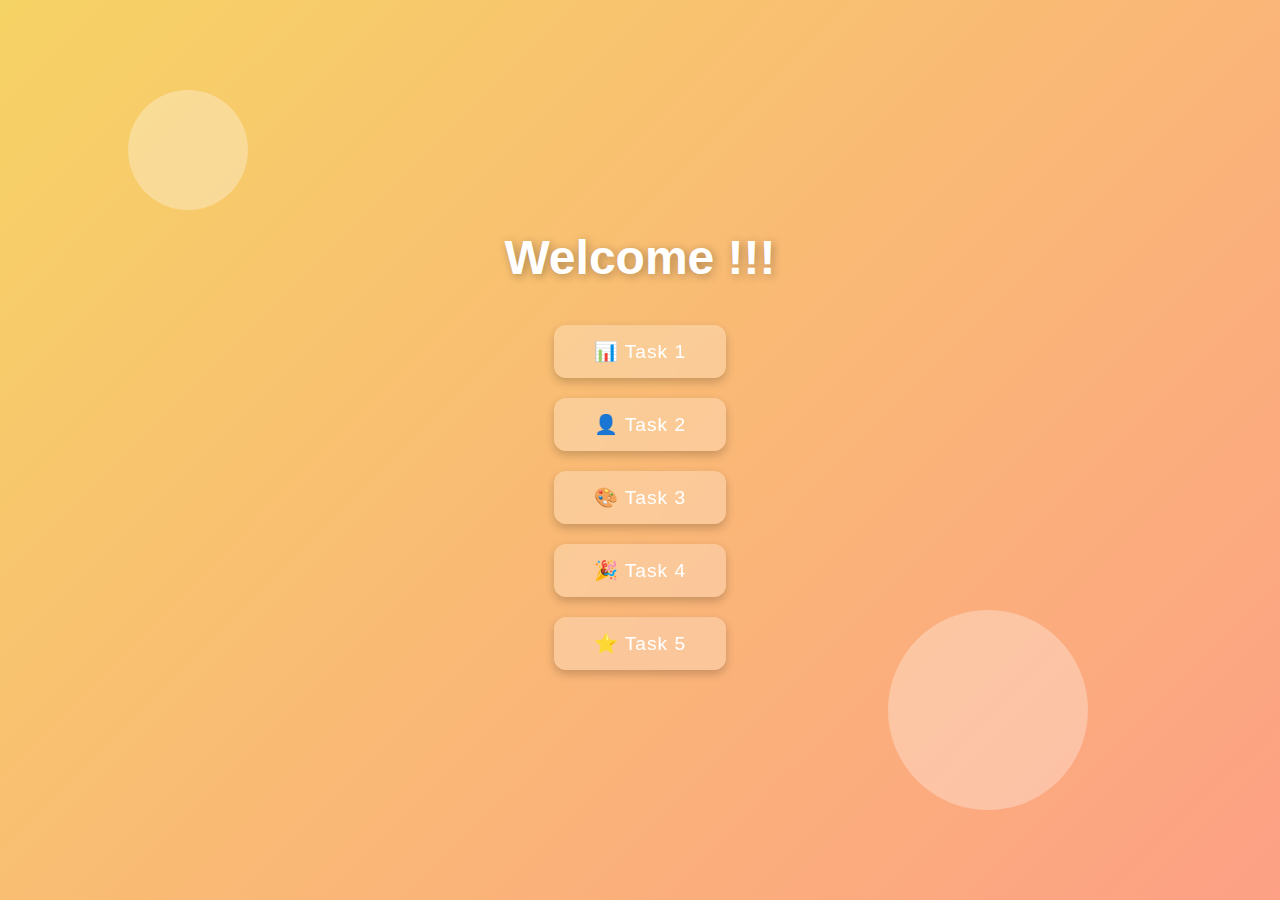
<file: index.html>
<!DOCTYPE html>
<html lang="en">
<head>
    <meta charset="UTF-8">
    <meta name="viewport" content="width=device-width, initial-scale=1.0">
    <title>My Welcome Page</title>
    <style>
        /* Reset & Base Styles */
        * {
            margin: 0;
            padding: 0;
            box-sizing: border-box;
            font-family: 'Poppins', sans-serif;
        }

        body {
            background: linear-gradient(135deg, #f6d365, #fda085);
            color: #333;
            height: 100vh;
            display: flex;
            flex-direction: column;
            justify-content: center;
            align-items: center;
            overflow: hidden;
        }

        h1 {
            font-size: 3rem;
            color: #fff;
            text-shadow: 2px 2px 10px rgba(0,0,0,0.3);
            animation: slideDown 1.2s ease-in-out;
        }

        @keyframes slideDown {
            from { opacity: 0; transform: translateY(-40px); }
            to { opacity: 1; transform: translateY(0); }
        }

        ul {
            list-style-type: none;
            margin-top: 40px;
            display: flex;
            flex-direction: column;
            gap: 20px;
        }

        li {
            background: rgba(255, 255, 255, 0.25);
            backdrop-filter: blur(10px);
            border-radius: 12px;
            box-shadow: 0 4px 10px rgba(0,0,0,0.2);
            transition: transform 0.3s ease, background 0.3s ease;
        }

        li:hover {
            transform: translateY(-5px);
            background: rgba(255, 255, 255, 0.35);
        }

        a {
            display: block;
            padding: 15px 40px;
            font-size: 1.2rem;
            color: #fff;
            text-decoration: none;
            letter-spacing: 1px;
            font-weight: 500;
            transition: color 0.3s ease;
        }

        a:hover {
            color: #222;
        }

        /* Floating Animation Background Circles */
        .circle {
            position: absolute;
            border-radius: 50%;
            opacity: 0.3;
            animation: float 10s infinite ease-in-out;
        }

        @keyframes float {
            0% { transform: translateY(0px); }
            50% { transform: translateY(-40px); }
            100% { transform: translateY(0px); }
        }

        /* Responsive Design */
        @media (max-width: 600px) {
            h1 {
                font-size: 2.2rem;
                text-align: center;
            }

            a {
                font-size: 1rem;
                padding: 12px 25px;
            }
        }
    </style>
</head>
<body>

    <div class="circle" style="width:120px; height:120px; top:10%; left:10%; background:#fff;"></div>
    <div class="circle" style="width:200px; height:200px; bottom:10%; right:15%; background:#fff;"></div>

    <h1 id="welcomeText">Welcome !!!</h1>

    <ul>
        <li><a target="_blank" href="Task1.html">📊 Task 1</a></li>
        <li><a target="_blank" href="Task2.html">👤 Task 2</a></li>
        <li><a target="_blank" href="Task3.html">🎨 Task 3</a></li>
        <li><a target="_blank" href="Task4.html">🎉 Task 4</a></li>
        <li><a target="_blank" href="Task5.html">⭐ Task 5</a></li>

    </ul>

    <script>
        // Small JavaScript Animation: Dynamic Welcome Text
        const welcomeText = document.getElementById("welcomeText");
        const messages = ["Welcome !!!", "Explore Your Tasks 🚀", "Have a Great Day 😄"];
        let index = 0;

        setInterval(() => {
            index = (index + 1) % messages.length;
            welcomeText.style.opacity = 0;
            setTimeout(() => {
                welcomeText.textContent = messages[index];
                welcomeText.style.opacity = 1;
            }, 500);
        }, 3000);
    </script>

</body>
</html>
</file>
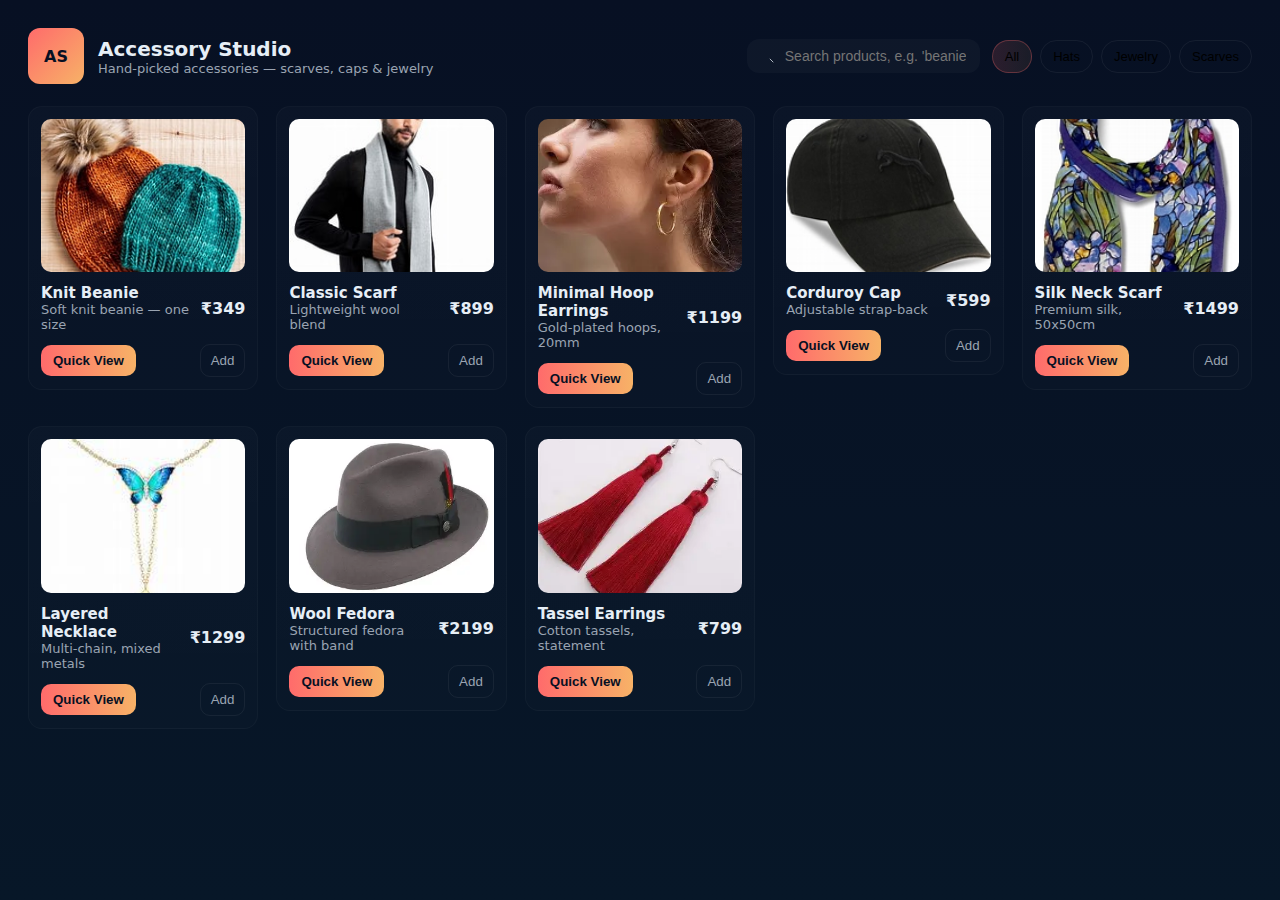
<file: Task2.html>
<!doctype html>
<html lang="en">
<head>
  <meta charset="utf-8" />
  <meta name="viewport" content="width=device-width, initial-scale=1" />
  <title>Accessory Studio — Product Gallery</title>
  <style>
    :root{
      --bg:#0f1724;
      --card:#0b1220;
      --muted:#9aa4b2;
      --accent:#ff6b6b;
      --surface:#0b1220;
      --glass: rgba(255,255,255,0.03);
      --radius:14px;
      --gap:18px;
      font-family: Inter, ui-sans-serif, system-ui, -apple-system, "Segoe UI", Roboto, "Helvetica Neue", Arial;
    }
    *{box-sizing:border-box}
    html,body{height:100%;}
    body{
      margin:0;
      background: linear-gradient(180deg,#071023 0%, #071728 100%);
      color:#e6eef6;
      -webkit-font-smoothing:antialiased;
      -moz-osx-font-smoothing:grayscale;
      padding:28px;
    }

    header{
      display:flex;
      align-items:center;
      justify-content:space-between;
      gap:16px;
      margin-bottom:22px;
    }
    .brand{
      display:flex;align-items:center;gap:14px;
    }
    .logo{width:56px;height:56px;border-radius:12px;background:linear-gradient(135deg,var(--accent),#f7b267);display:flex;align-items:center;justify-content:center;font-weight:700;color:#071023}
    h1{font-size:20px;margin:0}
    p.lead{margin:0;color:var(--muted);font-size:13px}

    /* toolbar */
    .toolbar{
      display:flex;gap:12px;align-items:center;flex-wrap:wrap;
    }
    .search{
      display:flex;align-items:center;background:var(--glass);padding:8px 12px;border-radius:12px;min-width:220px;gap:8px;
    }
    .search input{background:transparent;border:0;outline:0;color:inherit;font-size:14px}
    .filters{display:flex;gap:8px;align-items:center}
    .chip{background:transparent;border:1px solid rgba(255,255,255,0.06);padding:8px 12px;border-radius:999px;cursor:pointer;font-size:13px}
    .chip.active{background:linear-gradient(90deg,rgba(255,107,107,0.15),rgba(247,178,103,0.08));border-color:rgba(255,107,107,0.3)}

    /* gallery grid */
    .gallery{
      display:grid;
      grid-template-columns: repeat(auto-fit, minmax(220px, 1fr));
      gap:var(--gap);
      align-items:start;
    }

    .card{
      background: linear-gradient(180deg, rgba(255,255,255,0.02), rgba(255,255,255,0.01));
      border-radius: var(--radius);
      padding:12px;
      display:flex;flex-direction:column;gap:12px;min-height:260px;
      transition:transform .18s ease, box-shadow .18s ease;
      border:1px solid rgba(255,255,255,0.03);
    }
    .card:hover{transform:translateY(-6px);box-shadow:0 10px 30px rgba(2,6,23,0.6)}

    .media{display:block;border-radius:10px;overflow:hidden;position:relative;aspect-ratio:4/3;background:linear-gradient(135deg,#102a43,#0b2b3b);}
    .media img{width:100%;height:100%;object-fit:cover;display:block}

    .meta{display:flex;flex-direction:column;gap:6px}
    .title-row{display:flex;align-items:center;justify-content:space-between;gap:10px}
    .title{font-weight:600;font-size:15px}
    .price{font-weight:700}
    .desc{color:var(--muted);font-size:13px}

    .card-footer{margin-top:auto;display:flex;align-items:center;justify-content:space-between;gap:8px}
    .btn{padding:8px 12px;border-radius:10px;border:0;cursor:pointer;background:linear-gradient(90deg,var(--accent),#f7b267);color:#071023;font-weight:600}
    .ghost{background:transparent;border:1px solid rgba(255,255,255,0.06);color:var(--muted);padding:8px 10px;border-radius:10px}

    /* empty state */
    .empty{padding:40px;border-radius:14px;text-align:center;color:var(--muted);grid-column:1/-1;background:rgba(255,255,255,0.02)}

    /* responsive tweaks */
    @media (max-width:720px){
      body{padding:18px}
      header{flex-direction:column;align-items:flex-start;gap:12px}
      .search{min-width:100%}
    }

    /* accessibility focus */
    .chip:focus, .btn:focus, .ghost:focus, .card:focus{outline:2px solid rgba(255,107,107,0.18);outline-offset:2px}

    /* quick view modal */
    .modal{position:fixed;inset:0;display:none;align-items:center;justify-content:center;background:linear-gradient(180deg, rgba(1,6,12,0.6), rgba(1,6,12,0.85));z-index:60;padding:24px}
    .modal.open{display:flex}
    .modal-card{background:linear-gradient(180deg,#071022,#081226);border-radius:14px;padding:18px;max-width:900px;width:100%;display:grid;grid-template-columns:1fr 1fr;gap:14px}
    .modal .media{aspect-ratio:4/3}
    .modal h2{margin:0}
    .close{background:transparent;border:0;color:var(--muted);font-size:18px;padding:8px}

    @media (max-width:860px){.modal-card{grid-template-columns:1fr}}
  </style>
</head>
<body>
  <header>
    <div class="brand">
      <div class="logo">AS</div>
      <div>
        <h1>Accessory Studio</h1>
        <p class="lead">Hand-picked accessories — scarves, caps & jewelry</p>
      </div>
    </div>

    <div class="toolbar" role="region" aria-label="Gallery controls">
      <div class="search">
        <svg width="16" height="16" viewBox="0 0 24 24" fill="none" aria-hidden><path d="M21 21l-4.35-4.35" stroke="currentColor" stroke-width="1.5" stroke-linecap="round" stroke-linejoin="round" opacity="0.75"/></svg>
        <input id="q" placeholder="Search products, e.g. 'beanie'" aria-label="Search products" />
      </div>
      <div class="filters" role="tablist" aria-label="Filter categories">
        <button class="chip active" data-cat="all">All</button>
        <button class="chip" data-cat="hats">Hats</button>
        <button class="chip" data-cat="jewelry">Jewelry</button>
        <button class="chip" data-cat="scarves">Scarves</button>
      </div>
    </div>
  </header>

  <main>
    <section class="gallery" id="gallery" aria-live="polite">
      <!-- cards will be injected by JS -->
    </section>
  </main>

  <!-- empty / no results -->
  <template id="empty-tpl">
    <div class="empty">No items match your search. Try clearing filters or searching a different term.</div>
  </template>

  <!-- card template -->
  <template id="card-tpl">
    <article class="card" tabindex="0">
      <div class="media" aria-hidden>
        <img loading="lazy" alt="Product image" />
      </div>
      <div class="meta">
        <div class="title-row">
          <div>
            <div class="title"></div>
            <div class="desc"></div>
          </div>
          <div class="price"></div>
        </div>
      </div>
      <div class="card-footer">
        <button class="btn" data-action="quick">Quick View</button>
        <button class="ghost" aria-label="Add to cart">Add</button>
      </div>
    </article>
  </template>

  <!-- modal quick view -->
  <div id="modal" class="modal" role="dialog" aria-modal="true" aria-hidden="true">
    <div class="modal-card">
      <div class="media"><img alt="Quick view image"/></div>
      <div>
        <div style="display:flex;justify-content:space-between;align-items:center;gap:8px">
          <h2 id="m-title"></h2>
          <button class="close" data-action="close" aria-label="Close">✕</button>
        </div>
        <p id="m-desc" style="color:var(--muted)"></p>
        <p id="m-price" style="font-weight:700;font-size:18px;margin-top:12px"></p>
        <div style="margin-top:16px;display:flex;gap:10px">
          <button class="btn">Buy now</button>
          <button class="ghost" data-action="close">Close</button>
        </div>
      </div>
    </div>
  </div>

  <script>
    // Sample dataset — replace with real products when ready
const PRODUCTS = [
  {
    id: 1,
    title: 'Knit Beanie',
    cat: 'hats',
    desc: 'Soft knit beanie — one size',
    price: '₹349',
    img: 'images/beanie.jpg'
  },
  {
    id: 2,
    title: 'Classic Scarf',
    cat: 'scarves',
    desc: 'Lightweight wool blend',
    price: '₹899',
    img: 'images/scarf.jpg'
  },
  {
    id: 3,
    title: 'Minimal Hoop Earrings',
    cat: 'jewelry',
    desc: 'Gold-plated hoops, 20mm',
    price: '₹1199',
    img: 'images/earrings.jpg'
  },
  {
    id: 4,
    title: 'Corduroy Cap',
    cat: 'hats',
    desc: 'Adjustable strap-back',
    price: '₹599',
    img: 'images/cap.jpg'
  },
  {
    id: 5,
    title: 'Silk Neck Scarf',
    cat: 'scarves',
    desc: 'Premium silk, 50x50cm',
    price: '₹1499',
    img: 'images/silk.jpg'
  },
  {
    id: 6,
    title: 'Layered Necklace',
    cat: 'jewelry',
    desc: 'Multi-chain, mixed metals',
    price: '₹1299',
    img: 'images/necklace.jpg'
  },
  {
    id: 7,
    title: 'Wool Fedora',
    cat: 'hats',
    desc: 'Structured fedora with band',
    price: '₹2199',
    img: 'images/fedora.jpg'
  },
  {
    id: 8,
    title: 'Tassel Earrings',
    cat: 'jewelry',
    desc: 'Cotton tassels, statement',
    price: '₹799',
    img: 'images/tassel.jpg'
  }
];




    const gallery = document.getElementById('gallery');
    const cardTpl = document.getElementById('card-tpl');
    const emptyTpl = document.getElementById('empty-tpl');

    function renderList(list){
      gallery.innerHTML='';
      if(list.length===0){
        gallery.appendChild(emptyTpl.content.cloneNode(true));
        return;
      }
      const frag = document.createDocumentFragment();
      list.forEach(p=>{
        const el = cardTpl.content.cloneNode(true);
        const article = el.querySelector('.card');
        el.querySelector('img').src = p.img;
        el.querySelector('img').alt = p.title + ' photo';
        el.querySelector('.title').textContent = p.title;
        el.querySelector('.desc').textContent = p.desc;
        el.querySelector('.price').textContent = p.price;
        el.querySelector('[data-action="quick"]').addEventListener('click', ()=>openModal(p));
        // keyboard accessibility: Enter on card opens quick view
        article.addEventListener('keydown', (e)=>{ if(e.key==='Enter'){ openModal(p);} });
        frag.appendChild(el);
      });
      gallery.appendChild(frag);
    }

    // filtering
    const chips = Array.from(document.querySelectorAll('.chip'));
    const qInput = document.getElementById('q');
    let activeCat = 'all';

    chips.forEach(c=>c.addEventListener('click', ()=>{
      chips.forEach(x=>x.classList.remove('active'));
      c.classList.add('active');
      activeCat = c.dataset.cat;
      applyFilters();
    }));

    qInput.addEventListener('input', debounce(applyFilters, 180));

    function applyFilters(){
      const q = qInput.value.trim().toLowerCase();
      let out = PRODUCTS.filter(p=> (activeCat==='all' || p.cat===activeCat));
      if(q){ out = out.filter(p=> (p.title + ' ' + p.desc + ' ' + p.cat).toLowerCase().includes(q)); }
      renderList(out);
    }

    // modal
    const modal = document.getElementById('modal');
    const mTitle = document.getElementById('m-title');
    const mDesc = document.getElementById('m-desc');
    const mPrice = document.getElementById('m-price');
    const mImg = modal.querySelector('img');

    function openModal(p){
      mTitle.textContent = p.title;
      mDesc.textContent = p.desc;
      mPrice.textContent = p.price;
      mImg.src = p.img;
      modal.classList.add('open');
      modal.setAttribute('aria-hidden','false');
    }
    function closeModal(){
      modal.classList.remove('open');
      modal.setAttribute('aria-hidden','true');
    }
    modal.addEventListener('click',(e)=>{ if(e.target===modal) closeModal(); });
    modal.querySelectorAll('[data-action="close"]').forEach(b=>b.addEventListener('click',closeModal));
    document.addEventListener('keydown', (e)=>{ if(e.key==='Escape') closeModal(); });

    // helpers
    function debounce(fn,ms){let t;return(...a)=>{clearTimeout(t);t=setTimeout(()=>fn(...a),ms);}} 

    function makePlaceholder(a,b,text){
      // SVG data URL placeholder with two-tone gradient and label
      const svg = encodeURIComponent(`
        <svg xmlns='http://www.w3.org/2000/svg' width='1200' height='900'>
          <defs>
            <linearGradient id='g' x1='0' x2='1' y1='0' y2='1'>
              <stop offset='0' stop-color='${a}' />
              <stop offset='1' stop-color='${b}' />
            </linearGradient>
          </defs>
          <rect width='100%' height='100%' fill='url(#g)' rx='24'/>
          <g font-family='sans-serif' fill='rgba(255,255,255,0.9)'>
            <text x='50%' y='50%' text-anchor='middle' dy='-6' font-size='56' font-weight='700'>${text}</text>
            <text x='50%' y='60%' text-anchor='middle' font-size='20' opacity='0.9'>Accessory Studio</text>
          </g>
        </svg>
      `);
      return `data:image/svg+xml;utf8,${svg}`;
    }

    // initial render
    applyFilters();
  </script>
</body>
</html>
</file>
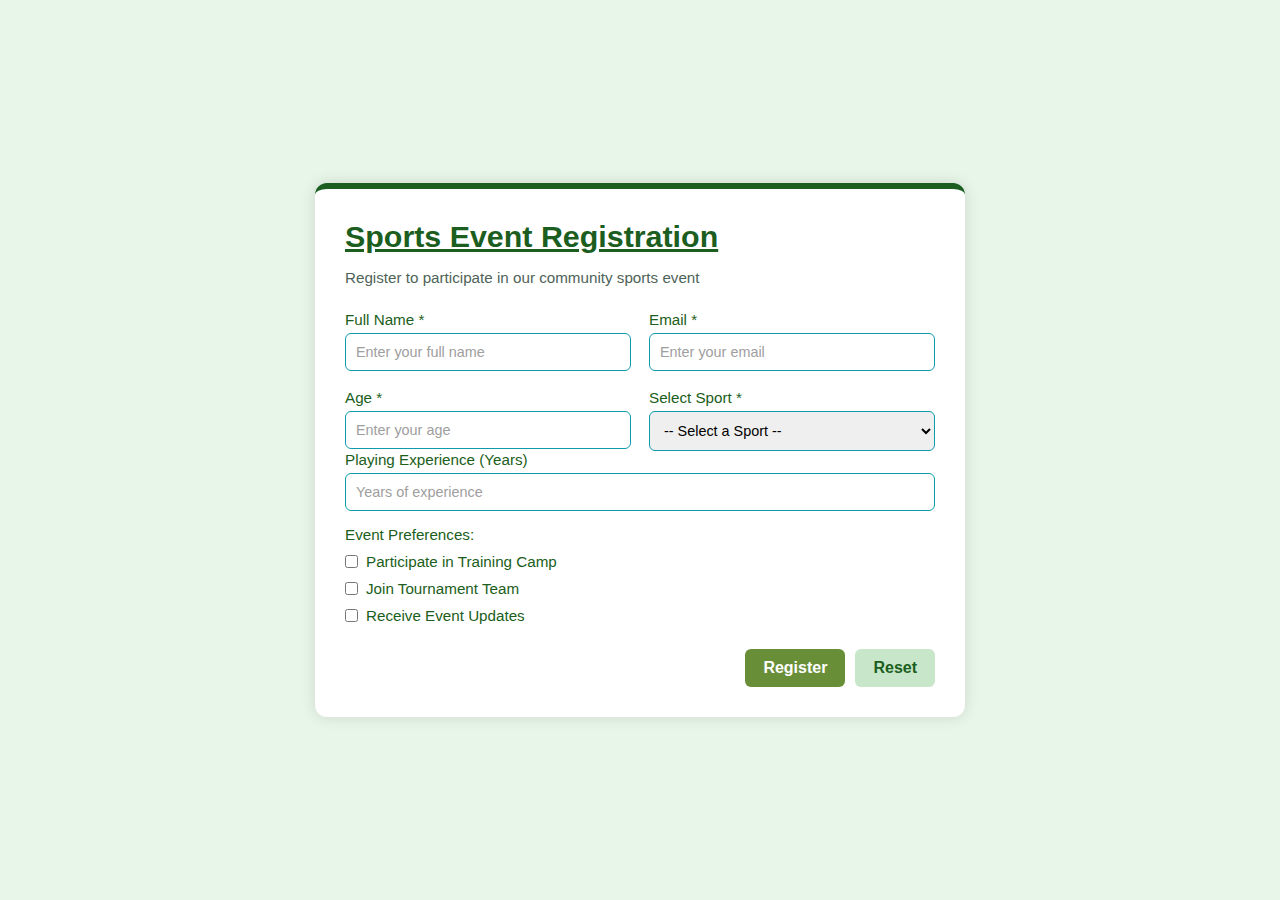
<file: Task3.html>
<!DOCTYPE html>
<html lang="en">
<head>
  <meta charset="UTF-8" />
  <meta name="viewport" content="width=device-width, initial-scale=1.0" />
  <title>Sports Event Registration</title>
</head>
<style>

* {
  margin: 0;
  padding: 0;
  box-sizing: border-box;
  font-family: "Poppins", sans-serif;
}

body {
  background: #e8f5e9;
  display: flex;
  justify-content: center;
  align-items: center;
  min-height: 100vh;
  padding: 20px;
}

.form-container {
  background: #fff;
  width: min(650px, 95%);
  padding: 30px;
  border-radius: 12px;
  box-shadow: 0 0 15px rgba(0,0,0,0.12);
  border-top: 6px solid #1b5e20;
  position: relative;
}

.form-container h1 {
  font-size: 1.9rem;
  color: #1b5e20;
  margin-bottom: 10px;
  position: relative;
  padding-bottom: 5px;
}

.subtitle {
  color: #4e6358;
  font-size: 0.95rem;
  margin-bottom: 25px;
}

.form-grid {
  display: grid;
  gap: 18px;
  grid-template-columns: repeat(auto-fit, minmax(230px, 1fr));
}

.form-group {
  display: flex;
  flex-direction: column;
  gap: 5px;
}

label {
  font-size: 0.95rem;
  color: #1b5e20;
}

input,
select {
  padding: 10px;
  border: 1.6px solid #109bad;
  border-radius: 6px;
  font-size: 0.9rem;
  outline: none;
  transition: border-color 0.2s;
}

input:focus,
select:focus {
  border-color: #388e3c;
}

input::placeholder {
  color: #9e9e9e;
}

input:hover,
select:hover {
  border-color: #1b5e20;
}

.checkbox-area {
  margin-top: 15px;
}

.check-label {
  display: flex;
  gap: 8px;
  margin-top: 5px;
  cursor: pointer;
}

.check-label input {
  cursor: pointer;
}

.form-buttons {
  display: flex;
  justify-content: flex-end;
  gap: 10px;
  margin-top: 25px;
}

.btn {
  padding: 10px 18px;
  border: none;
  border-radius: 6px;
  font-size: 1rem;
  cursor: pointer;
  font-weight: 600;
  transition: 0.2s;
}

.primary {
  background: #698e38;
  color: #fff;
}

.primary:hover {
  background: #18e025;
}


.secondary {
  background: #c8e6c9;
  color: #1b5e20;
}

.secondary:hover {
  background: #a5d6a7;
}
</style>
<body>

  <div class="form-container">
    <h1><u>Sports Event Registration</u></h1>
    <p class="subtitle">Register to participate in our community sports event</p>

    <form>
      <div class="form-grid">

        <div class="form-group">
          <label for="name">Full Name <span>*</span></label>
          <input type="text" id="name" placeholder="Enter your full name" required>
        </div>


        <div class="form-group">
          <label for="email">Email <span>*</span></label>
          <input type="email" id="email" placeholder="Enter your email" required>
        </div>


        <div class="form-group">
          <label for="age">Age <span>*</span></label>
          <input type="number" id="age" placeholder="Enter your age" required>
        </div>


        <div class="form-group">
          <label for="sport">Select Sport <span>*</span></label>
          <select id="sport" required>
            <option value="">-- Select a Sport --</option>
            <option>Cricket</option>
            <option>Football</option>
            <option>Basketball</option>
            <option>Badminton</option>
            <option>Volleyball</option>
          </select>
        </div>
      </div>


      <div class="form-group">
        <label for="experience">Playing Experience (Years)</label>
        <input type="number" id="experience" placeholder="Years of experience">
      </div>


      <div class="form-group checkbox-area">
        <label>Event Preferences:</label>

        <label class="check-label">
          <input type="checkbox" /> Participate in Training Camp
        </label>

        <label class="check-label">
          <input type="checkbox" /> Join Tournament Team
        </label>

        <label class="check-label">
          <input type="checkbox" /> Receive Event Updates
        </label>
      </div>


      <div class="form-buttons">
        <button type="submit" class="btn primary">Register</button>
        <button type="reset" class="btn secondary">Reset</button>
      </div>
    </form>
  </div>

</body>
</html>
</file>
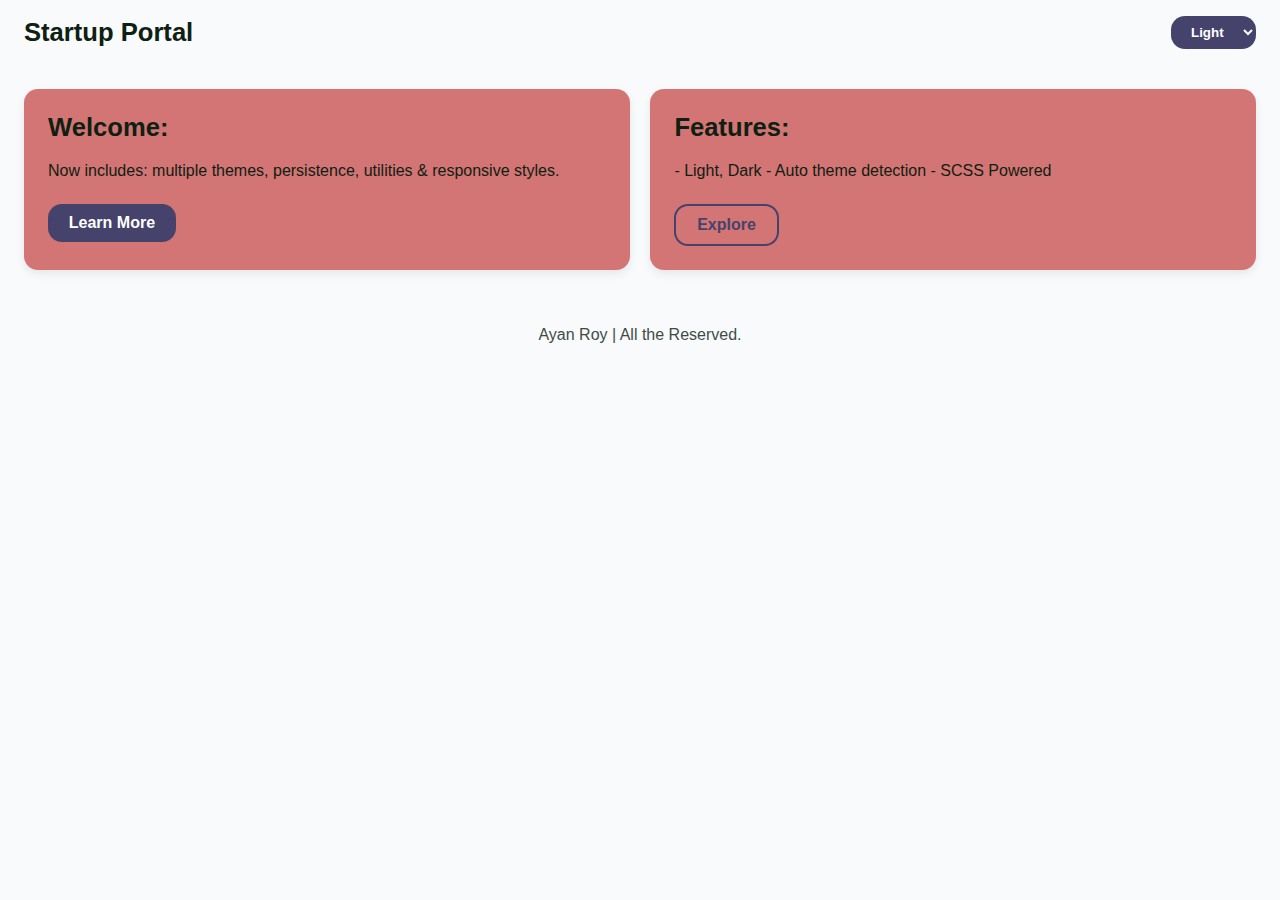
<file: Task4.html>
<!DOCTYPE html>
<html lang="en">
<head>
  <meta charset="UTF-8" />
  <meta name="viewport" content="width=device-width, initial-scale=1.0" />
  <title>Theme</title>
</head>
<style>
:root {
  --bg: #f8fafc;
  --text: #0b192f;
  --card: #ffffff;
  --primary: #afadcb;

  --radius: 14px;
  --spacing-unit: 1rem;
  font-family: "Poppins", sans-serif;
}
.theme-light {
  --bg: #f8fafc;
  --text: #0e2012;
  --card: #d37575;
  --primary: #45436b;
}
.theme-dark {
  --bg: #10131a;
  --text: #e2e8f0;
  --card: #384559;
  --primary: #a3f881;
}

* {
  margin: 0;
  padding: 0;
  box-sizing: border-box;
}
body {
  background: var(--bg);
  color: var(--text);
  transition: background 0.3s, color 0.3s;
  font-family: "Poppins", sans-serif;
}
.main-header {
  display: flex;
  justify-content: space-between;
  align-items: center;
  padding: var(--spacing-unit) 1.5rem;
}
.main-header h1 {
  font-size: clamp(1.6rem, 2vw, 2rem);
  font-weight: 600;
}
.theme-controls .btn {
  padding: 0.5rem 1rem;
  border-radius: var(--radius);
  border: none;
  cursor: pointer;
  background: var(--primary);
  color: white;
  font-weight: 600;
}
.container {
  display: grid;
  gap: calc(var(--spacing-unit) * 1.3);
  grid-template-columns: repeat(auto-fit, minmax(280px, 1fr));
  padding: calc(var(--spacing-unit) * 1.5);
}
.card {
  background: var(--card);
  border-radius: var(--radius);
  padding: calc(var(--spacing-unit) * 1.5);
  box-shadow: 0 4px 10px rgba(0, 0, 0, 0.08);
}
.card h2 {
  font-size: clamp(1.6rem, 2vw, 2rem);
  font-weight: 600;
  margin-bottom: var(--spacing-unit);
}
.card p {
  margin-bottom: calc(var(--spacing-unit) * 1.3);
  line-height: 1.6;
}
.btn {
  padding: 0.6rem 1.3rem;
  border-radius: var(--radius);
  cursor: pointer;
  font-weight: 600;
  border: none;
  transition: 0.2s;
  text-decoration: none;
  display: inline-block;
}
.btn.primary {
  background: var(--primary);
  color: white;
}
.btn.primary:hover {
  opacity: 0.85;
}
.btn.outline {
  background: transparent;
  border: 2px solid var(--primary);
  color: var(--primary);
}
.btn.outline:hover {
  background: var(--primary);
  color: white;
}
.footer {
  text-align: center;
  margin-top: calc(var(--spacing-unit) * 2);
  padding-bottom: var(--spacing-unit);
  opacity: 0.8;
}
</style>
<body class="theme-light">
  <header class="main-header">
    <h1>Startup Portal</h1>

    <div class="theme-controls">
      <select id="themeSelector" class="btn">
        <option value="theme-light">Light</option>
        <option value="theme-dark">Dark</option>
      </select>
    </div>
  </header>

  <main class="container">
    <section class="card">
      <h2>Welcome:</h2>
      <p>
        Now includes: multiple themes, persistence, utilities & responsive styles.
      </p>
      <a href="#" class="btn primary">Learn More</a>
    </section>

    <section class="card">
      <h2>Features:</h2>
      <p>
        - Light, Dark
        - Auto theme detection  
        - SCSS Powered
      </p>
      <a href="#" class="btn outline">Explore</a>
    </section>
  </main>

  <footer class="footer"></p>Ayan Roy | All the Reserved.</footer>

  <script>
    const selector = document.getElementById("themeSelector");
    const savedTheme = localStorage.getItem("theme");

    if (savedTheme) {
      document.body.className = savedTheme;
      selector.value = savedTheme;
    } else {
      if (window.matchMedia("(prefers-color-scheme: dark)").matches) {
        document.body.className = "theme-dark";
        selector.value = "theme-dark";
      }
    }
    selector.addEventListener("change", () => {
      const newTheme = selector.value;
      document.body.className = newTheme;
      localStorage.setItem("theme", newTheme);
    });
  </script>
</body>
</html>
</file>
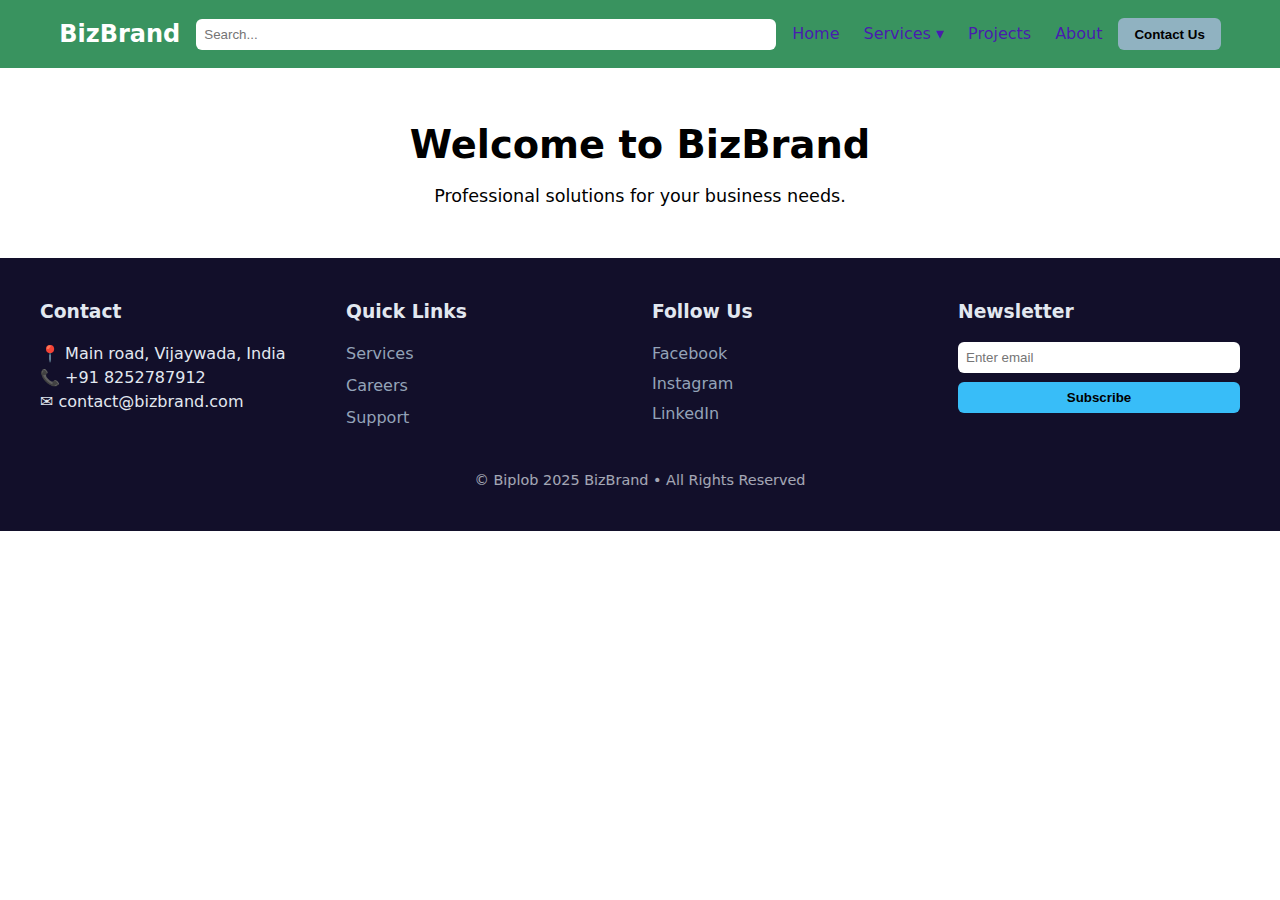
<file: Task5.html>
<!DOCTYPE html>
<html lang="en">
<head>
  <meta charset="UTF-8" />
  <meta name="viewport" content="width=device-width, initial-scale=1.0" />
  <title>Business Website Portal</title>
</head>
<body>
    <style>
        * {
  margin: 0;
  padding: 0;
  box-sizing: border-box;
}

body {
  font-family: system-ui, sans-serif;
  line-height: 1.5;
}


header {
  background: #39935f;
  color: white;
}

.navbar {
  max-width: 1200px;
  margin: auto;
  padding: 1rem 1.2rem;
  display: flex;
  align-items: center;
  gap: 1rem;
}

.logo {
  font-size: 1.5rem;
  font-weight: 700;
}


.search-box {
  flex: 1;
  display: flex;
}

.search-box input {
  width: 100%;
  padding: 0.5rem;
  border-radius: 6px;
  border: none;
  outline: none;
}


.nav-links {
  display: flex;
  gap: 1.5rem;
  list-style: none;
}

.nav-links li {
  position: relative;
}

.nav-links a {
  color: rgb(72, 28, 174);
  text-decoration: none;
  font-weight: 500;
}


.nav-links a:focus,
.nav-links a:hover {
  text-decoration: underline;
}


.cta-btn {
  background: #90b2c1;
  color: black;
  border: none;
  padding: 0.55rem 1rem;
  border-radius: 6px;
  cursor: pointer;
  font-weight: 600;
}


.dropdown-content {
  display: none;
  position: absolute;
  background: #71cd2b;
  padding: 0.6rem;
  border-radius: 6px;
  top: 2rem;
}

.dropdown-content li {
  padding: 0.4rem 0;
}

.dropdown:hover .dropdown-content {
  display: block;
}

.menu-toggle {
  display: none;
  font-size: 1.6rem;
  cursor: pointer;
}

.hero {
  padding: 3rem 1.2rem;
  text-align: center;
}

.hero h1 {
  font-size: 2.4rem;
}

.hero p {
  margin-top: 0.6rem;
  font-size: 1.1rem;
}

.footer {
  background: #120f2a;
  color: #e2e8f0;
  padding: 2.5rem 1.2rem;
}

.footer-grid {
  display: grid;
  gap: 1.5rem;
  max-width: 1200px;
  margin: auto;
  grid-template-columns: repeat(4, 1fr);
}

.footer-box h3 {
  margin-bottom: 1rem;
}

.footer-box ul {
  list-style: none;
}

.footer-box ul li {
  margin-bottom: 0.5rem;
}

.footer-box a {
  text-decoration: none;
  color: #94a3b8;
}
.footer-box a:hover {
  text-decoration: underline;
}


.newsletter input {
  padding: 0.5rem;
  border-radius: 6px;
  border: none;
  width: 100%;
  margin-bottom: 0.6rem;
}

.newsletter button {
  width: 100%;
  padding: 0.5rem;
  border-radius: 6px;
  border: none;
  background: #38bdf8;
  color: black;
  font-weight: 600;
}

.social {
  display: flex;
  flex-direction: column;
  gap: 0.4rem;
}

.copy {
  text-align: center;
  margin-top: 2rem;
  font-size: 0.9rem;
  opacity: 0.7;
}


@media (max-width: 900px) {
  .footer-grid {
    grid-template-columns: repeat(2, 1fr);
  }
}

@media (max-width: 700px) {

  .search-box {
    display: none;
  }

  .cta-btn {
    display: none;
  }

  .nav-links {
    display: none;
    flex-direction: column;
    background: #1e293b;
    padding: 1rem;
    gap: 1rem;
  }

  .nav-links.show {
    display: flex;
  }

  .menu-toggle {
    display: block;
    margin-left: auto;
  }

  .footer-grid {
    grid-template-columns: 1fr;
  }
}


    </Style>
  <header>
    <nav class="navbar">
      <div class="logo">BizBrand</div>

      <!--search-->
      <div class="search-box">
        <input type="text" placeholder="Search..." />
      </div>

      <!-- manu -->
      <ul class="nav-links">
        <li><a href="#">Home</a></li>

        <!-- drop down -->
        <li class="dropdown">
          <a href="#">Services ▾</a>
          <ul class="dropdown-content">
            <li><a href="#">Web Design</a></li>
            <li><a href="#">Marketing</a></li>
            <li><a href="#">Consulting</a></li>
          </ul>
        </li>

        <li><a href="#">Projects</a></li>
        <li><a href="#">About</a></li>
      </ul>

      <button class="cta-btn">Contact Us</button>

      <div class="menu-toggle" id="menuToggle">☰</div>
    </nav>
  </header>


<!--hero-->
  <main>
    <section class="hero">
      <h1>Welcome to BizBrand</h1>
      <p>Professional solutions for your business needs.</p>
    </section>
  </main>

  <footer class="footer">
    <section class="footer-grid">

      <div class="footer-box">
        <h3>Contact</h3>
        <p>📍 Main road, Vijaywada, India</p>
        <p>📞 +91 8252787912</p>
        <p>✉ contact@bizbrand.com</p>
      </div>

      <div class="footer-box">
        <h3>Quick Links</h3>
        <ul>
          <li><a href="#">Services</a></li>
          <li><a href="#">Careers</a></li>
          <li><a href="#">Support</a></li>
        </ul>
      </div>

      <div class="footer-box">
        <h3>Follow Us</h3>
        <div class="social">
          <a href="#">Facebook</a>
          <a href="#">Instagram</a>
          <a href="#">LinkedIn</a>
        </div>
      </div>

      <!-- news -->
      <div class="footer-box newsletter">
        <h3>Newsletter</h3>
        <input type="email" placeholder="Enter email" />
        <button>Subscribe</button>
      </div>
    </section>

    <p class="copy">© Biplob 2025 BizBrand • All Rights Reserved</p>
  </footer>

<script>
  const toggle = document.getElementById("menuToggle");
  const navLinks = document.querySelector(".nav-links");
  toggle.addEventListener("click", () => {
    navLinks.classList.toggle("show");
  });
</script>

</body>
</html>
</file>
